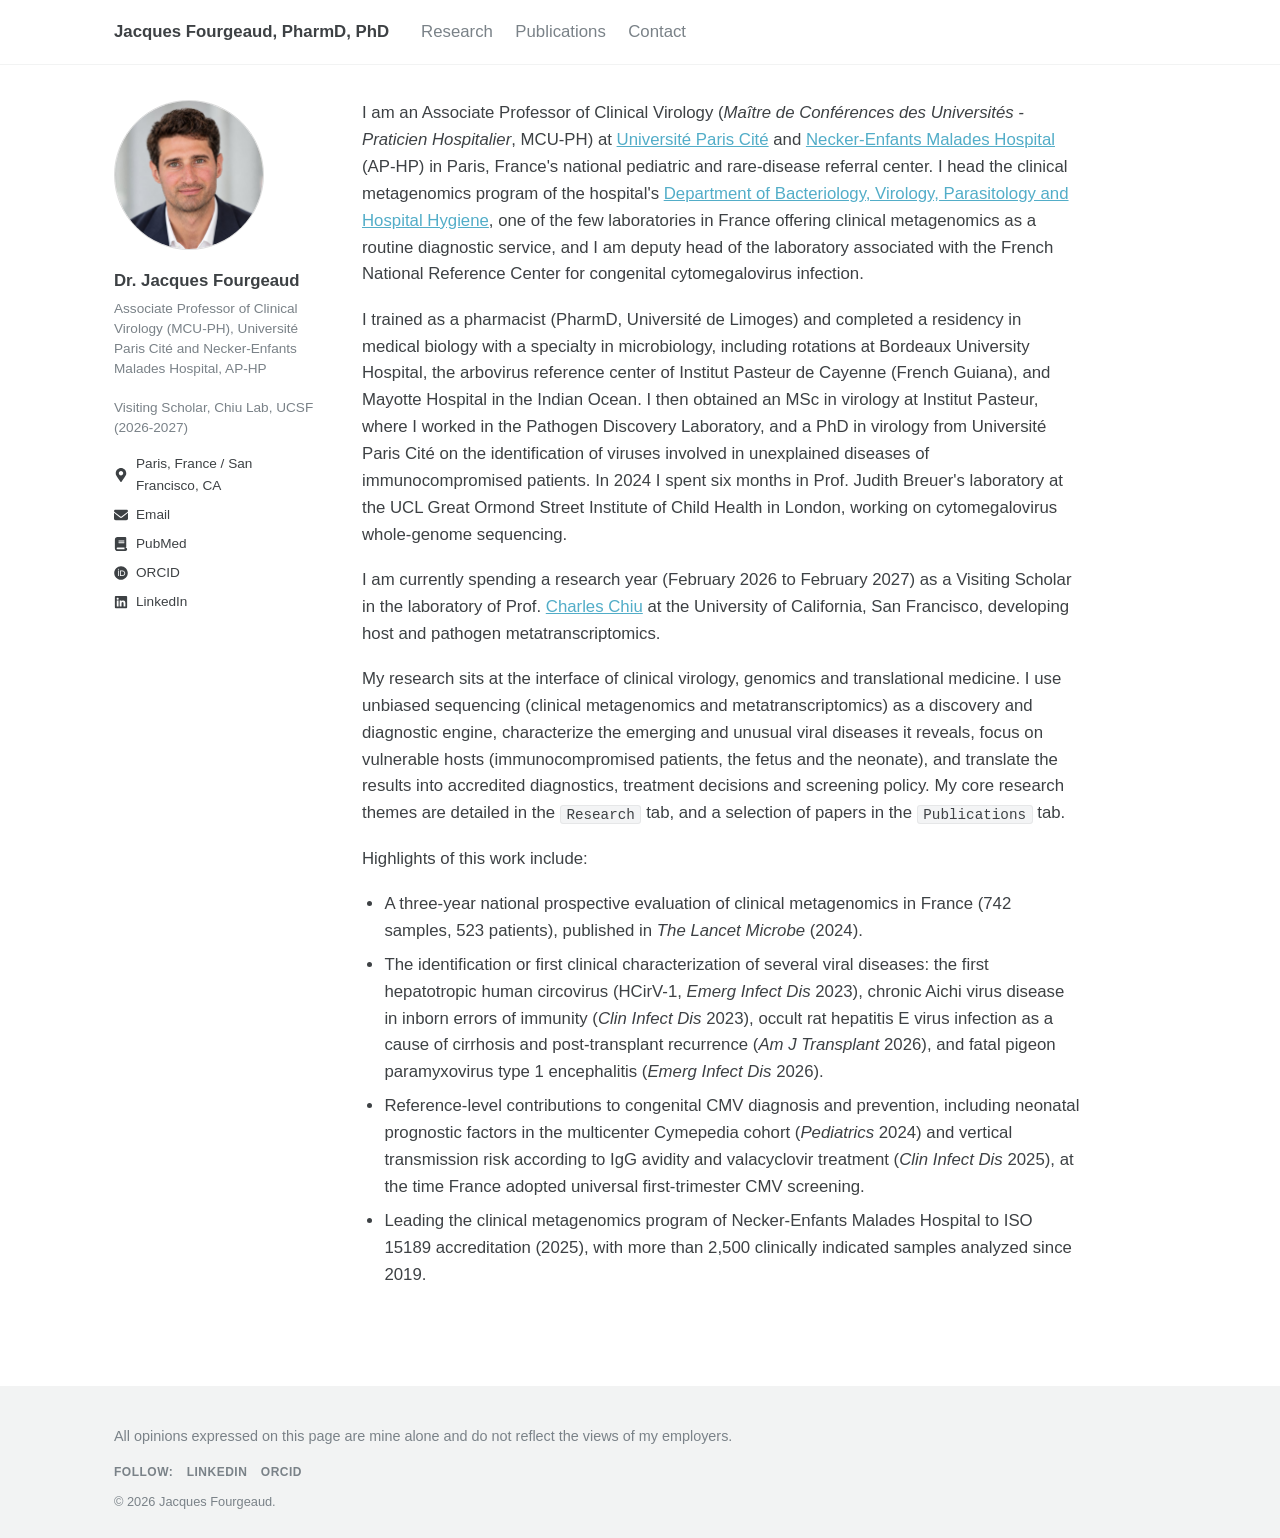
<file: index.html>
<!DOCTYPE html>
<html lang="en">
<head>
<meta charset="utf-8">
<meta name="viewport" content="width=device-width, initial-scale=1">
<title>Jacques Fourgeaud, PharmD, PhD | Clinical virologist, clinical metagenomics and emerging viruses</title>
<meta name="description" content="Jacques Fourgeaud, PharmD, PhD: clinical virologist at Université Paris Cité and Necker-Enfants Malades Hospital (AP-HP), Paris. Clinical metagenomics, emerging viruses, congenital CMV.">
<meta name="author" content="Jacques Fourgeaud">
<link rel="canonical" href="https://jacquesfourgeaud.github.io/">
<meta property="og:type" content="profile">
<meta property="og:site_name" content="Jacques Fourgeaud">
<meta property="og:title" content="Jacques Fourgeaud, PharmD, PhD | Clinical virologist, clinical metagenomics and emerging viruses">
<meta property="og:description" content="Jacques Fourgeaud, PharmD, PhD: clinical virologist at Université Paris Cité and Necker-Enfants Malades Hospital (AP-HP), Paris. Clinical metagenomics, emerging viruses, congenital CMV.">
<meta property="og:url" content="https://jacquesfourgeaud.github.io/">
<meta property="og:image" content="https://jacquesfourgeaud.github.io/assets/profile.jpg">
<meta property="profile:first_name" content="Jacques">
<meta property="profile:last_name" content="Fourgeaud">
<meta name="twitter:card" content="summary">
<script type="application/ld+json">
{
 "@context": "https://schema.org",
 "@type": "ProfilePage",
 "dateModified": "2026-10-28",
 "mainEntity": {
  "@type": "Person",
  "@id": "https://jacquesfourgeaud.github.io/#person",
  "name": "Jacques Fourgeaud",
  "givenName": "Jacques",
  "familyName": "Fourgeaud",
  "honorificPrefix": "Dr.",
  "honorificSuffix": "PharmD, PhD",
  "jobTitle": "Associate Professor of Clinical Virology (MCU-PH)",
  "description": "Clinical virologist specializing in clinical metagenomics, emerging and unusual viral infections, infections in immunocompromised patients, and congenital cytomegalovirus infection.",
  "url": "https://jacquesfourgeaud.github.io/",
  "image": "https://jacquesfourgeaud.github.io/assets/profile.jpg",
  "email": "mailto:jacques.fourgeaud@aphp.fr",
  "worksFor": [
   {
    "@type": "CollegeOrUniversity",
    "name": "Université Paris Cité",
    "url": "https://u-paris.fr/en/"
   },
   {
    "@type": "Hospital",
    "name": "Necker-Enfants Malades Hospital, AP-HP",
    "url": "https://hopital-necker.aphp.fr/",
    "department": {
     "@type": "MedicalOrganization",
     "name": "Department of Bacteriology, Virology, Parasitology and Hospital Hygiene",
     "url": "https://www.aphp.fr/necker-enfants-malades/service-de-bacteriologie-virologie-parasitologie-et-hygiene"
    }
   }
  ],
  "affiliation": [
   {
    "@type": "CollegeOrUniversity",
    "name": "University of California, San Francisco",
    "url": "https://www.ucsf.edu/"
   }
  ],
  "alumniOf": [
   {
    "@type": "CollegeOrUniversity",
    "name": "Université Paris Cité"
   },
   {
    "@type": "CollegeOrUniversity",
    "name": "Université de Limoges"
   },
   {
    "@type": "ResearchOrganization",
    "name": "Institut Pasteur"
   }
  ],
  "knowsAbout": [
   "Clinical virology",
   "Clinical metagenomics",
   "Metagenomic next-generation sequencing (mNGS)",
   "Metatranscriptomics",
   "Pathogen discovery",
   "Emerging viral infections",
   "Viral infections in immunocompromised patients",
   "Congenital cytomegalovirus (CMV) infection",
   "Prenatal diagnosis of viral infections",
   "Viral genomics",
   "One Health"
  ],
  "knowsLanguage": [
   "fr",
   "en"
  ],
  "identifier": {
   "@type": "PropertyValue",
   "propertyID": "ORCID",
   "value": "0000-0003-3631-184X"
  },
  "sameAs": [
   "https://orcid.org/0000-0003-3631-184X",
   "https://www.linkedin.com/in/jacques-fourgeaud-46b494244",
   "https://pubmed.ncbi.nlm.nih.gov/?term=Fourgeaud%2C+J%5BAuthor%5D"
  ]
 }
}
</script>
<link rel="stylesheet" href="assets/style.css">
</head>
<body>
<header class="masthead"><div class="inner">
  <a class="site-title" href="index.html">Jacques Fourgeaud, PharmD, PhD</a>
  <nav><a href="research.html">Research</a><a href="publications.html">Publications</a><a href="contact.html">Contact</a></nav>
</div></header>
<div class="wrap">

<aside class="sidebar">
  <img src="assets/profile.jpg" alt="Portrait of Jacques Fourgeaud, clinical virologist" class="avatar" width="150" height="150">
  <h2>Dr. Jacques Fourgeaud</h2>
  <p class="role">Associate Professor of Clinical Virology (MCU-PH), Université Paris Cité and Necker-Enfants Malades Hospital, AP-HP<br><br>Visiting Scholar, Chiu Lab, UCSF (2026-2027)</p>
  <ul>
    <li><svg viewBox="0 0 384 512"><path d="M172.3 501.7C27 291 0 269.4 0 192 0 86 86 0 192 0s192 86 192 192c0 77.4-27 99-172.3 309.7-9.5 13.8-29.9 13.8-39.5 0zM192 272c44.2 0 80-35.8 80-80s-35.8-80-80-80-80 35.8-80 80 35.8 80 80 80z"/></svg> Paris, France / San Francisco, CA</li>
    <li><svg viewBox="0 0 512 512"><path d="M48 64C21.5 64 0 85.5 0 112c0 15.1 7.1 29.3 19.2 38.4L236.8 313.6c11.4 8.5 27 8.5 38.4 0L492.8 150.4c12.1-9.1 19.2-23.3 19.2-38.4 0-26.5-21.5-48-48-48H48zM0 176V384c0 35.3 28.7 64 64 64H448c35.3 0 64-28.7 64-64V176L294.4 350.4c-22.8 17.1-54 17.1-76.8 0L0 176z"/></svg> <a href="mailto:jacques.fourgeaud@aphp.fr">Email</a></li>
    <li><svg viewBox="0 0 448 512"><path d="M96 0C43 0 0 43 0 96V416c0 53 43 96 96 96H384c35.3 0 64-28.7 64-64s-28.7-64-64-64V384c17.7 0 32-14.3 32-32V32c0-17.7-14.3-32-32-32H96zm0 384H352v64H96c-17.7 0-32-14.3-32-32s14.3-32 32-32zm32-240c0-8.8 7.2-16 16-16H336c8.8 0 16 7.2 16 16s-7.2 16-16 16H144c-8.8 0-16-7.2-16-16zm16 48H336c8.8 0 16 7.2 16 16s-7.2 16-16 16H144c-8.8 0-16-7.2-16-16s7.2-16 16-16z"/></svg> <a href="https://pubmed.ncbi.nlm.nih.gov/?term=Fourgeaud%2C+J%5BAuthor%5D&filter=years.2019-2026&sort=date" target="_blank" rel="noopener">PubMed</a></li>
    <li><svg viewBox="0 0 512 512"><path d="M294.75 188.19h-45.92V342h47.47c67.62 0 83.12-51.34 83.12-76.91 0-41.64-26.54-76.9-84.67-76.9zM256 8C119 8 8 119 8 256s111 248 248 248 248-111 248-248S393 8 256 8zm-80.79 360.76h-29.84v-207.5h29.84zm-14.92-231.14a19.57 19.57 0 1 1 19.57-19.57 19.64 19.64 0 0 1-19.57 19.57zM300 369h-81V161.26h80.6c76.73 0 110.44 54.83 110.44 103.85C410 318.39 368.38 369 300 369z"/></svg> <a href="https://orcid.org/0000-0003-3631-184X" target="_blank" rel="noopener">ORCID</a></li>
    <li><svg viewBox="0 0 448 512"><path d="M416 32H31.9C14.3 32 0 46.5 0 64.3v383.4C0 465.5 14.3 480 31.9 480H416c17.6 0 32-14.5 32-32.3V64.3c0-17.8-14.4-32.3-32-32.3zM135.4 416H69V202.2h66.5V416zm-33.2-243c-21.3 0-38.5-17.3-38.5-38.5S80.9 96 102.2 96c21.2 0 38.5 17.3 38.5 38.5 0 21.3-17.2 38.5-38.5 38.5zm282.1 243h-66.4V312c0-24.8-.5-56.7-34.5-56.7-34.6 0-39.9 27-39.9 54.9V416h-66.4V202.2h63.7v29.2h.9c8.9-16.8 30.6-34.5 62.9-34.5 67.2 0 79.7 44.3 79.7 101.9V416z"/></svg> <a href="https://www.linkedin.com/in/jacques-fourgeaud-46b494244" target="_blank" rel="noopener">LinkedIn</a></li>
  </ul>
</aside>

<main>

<p>I am an Associate Professor of Clinical Virology (<em>Maître de Conférences des Universités - Praticien Hospitalier</em>, MCU-PH) at <a href="https://u-paris.fr/en/" target="_blank" rel="noopener">Université Paris Cité</a> and <a href="https://hopital-necker.aphp.fr/" target="_blank" rel="noopener">Necker-Enfants Malades Hospital</a> (AP-HP) in Paris, France's national pediatric and rare-disease referral center. I head the clinical metagenomics program of the hospital's <a href="https://www.aphp.fr/necker-enfants-malades/service-de-bacteriologie-virologie-parasitologie-et-hygiene" target="_blank" rel="noopener">Department of Bacteriology, Virology, Parasitology and Hospital Hygiene</a>, one of the few laboratories in France offering clinical metagenomics as a routine diagnostic service, and I am deputy head of the laboratory associated with the French National Reference Center for congenital cytomegalovirus infection.</p>

<p>I trained as a pharmacist (PharmD, Université de Limoges) and completed a residency in medical biology with a specialty in microbiology, including rotations at Bordeaux University Hospital, the arbovirus reference center of Institut Pasteur de Cayenne (French Guiana), and Mayotte Hospital in the Indian Ocean. I then obtained an MSc in virology at Institut Pasteur, where I worked in the Pathogen Discovery Laboratory, and a PhD in virology from Université Paris Cité on the identification of viruses involved in unexplained diseases of immunocompromised patients. In 2024 I spent six months in Prof. Judith Breuer's laboratory at the UCL Great Ormond Street Institute of Child Health in London, working on cytomegalovirus whole-genome sequencing.</p>

<p>I am currently spending a research year (February 2026 to February 2027) as a Visiting Scholar in the laboratory of Prof. <a href="https://chiulab.ucsf.edu/" target="_blank" rel="noopener">Charles Chiu</a> at the University of California, San Francisco, developing host and pathogen metatranscriptomics.</p>

<p>My research sits at the interface of clinical virology, genomics and translational medicine. I use unbiased sequencing (clinical metagenomics and metatranscriptomics) as a discovery and diagnostic engine, characterize the emerging and unusual viral diseases it reveals, focus on vulnerable hosts (immunocompromised patients, the fetus and the neonate), and translate the results into accredited diagnostics, treatment decisions and screening policy. My core research themes are detailed in the <code>Research</code> tab, and a selection of papers in the <code>Publications</code> tab.</p>

<p>Highlights of this work include:</p>
<ul>
  <li>A three-year national prospective evaluation of clinical metagenomics in France (742 samples, 523 patients), published in <em>The Lancet Microbe</em> (2024).</li>
  <li>The identification or first clinical characterization of several viral diseases: the first hepatotropic human circovirus (HCirV-1, <em>Emerg Infect Dis</em> 2023), chronic Aichi virus disease in inborn errors of immunity (<em>Clin Infect Dis</em> 2023), occult rat hepatitis E virus infection as a cause of cirrhosis and post-transplant recurrence (<em>Am J Transplant</em> 2026), and fatal pigeon paramyxovirus type 1 encephalitis (<em>Emerg Infect Dis</em> 2026).</li>
  <li>Reference-level contributions to congenital CMV diagnosis and prevention, including neonatal prognostic factors in the multicenter Cymepedia cohort (<em>Pediatrics</em> 2024) and vertical transmission risk according to IgG avidity and valacyclovir treatment (<em>Clin Infect Dis</em> 2025), at the time France adopted universal first-trimester CMV screening.</li>
  <li>Leading the clinical metagenomics program of Necker-Enfants Malades Hospital to ISO 15189 accreditation (2025), with more than 2,500 clinically indicated samples analyzed since 2019.</li>
</ul>


</main>
</div>
<footer><div class="inner">
  <p>All opinions expressed on this page are mine alone and do not reflect the views of my employers.</p>
  <p class="follow">Follow: <a href="https://www.linkedin.com/in/jacques-fourgeaud-46b494244">LinkedIn</a> <a href="https://orcid.org/0000-0003-3631-184X">ORCID</a></p>
  <p class="copy">&copy; 2026 Jacques Fourgeaud.</p>
</div></footer>
</body>
</html>
</file>
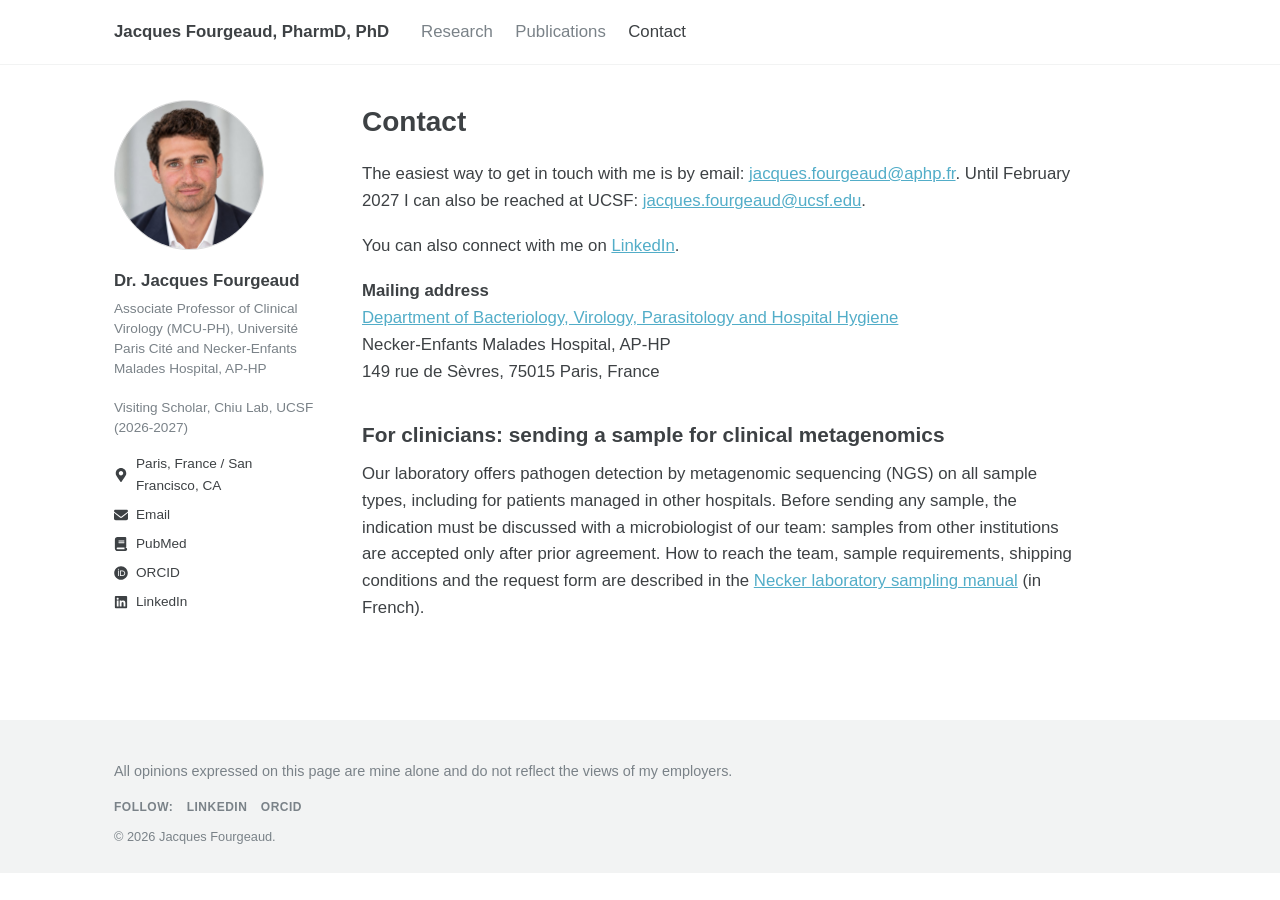
<file: contact.html>
<!DOCTYPE html>
<html lang="en">
<head>
<meta charset="utf-8">
<meta name="viewport" content="width=device-width, initial-scale=1">
<title>Contact | Jacques Fourgeaud, clinical virologist</title>
<meta name="description" content="Contact Jacques Fourgeaud, clinical virologist at Necker-Enfants Malades Hospital (AP-HP) and Université Paris Cité.">
<meta name="author" content="Jacques Fourgeaud">
<link rel="canonical" href="https://jacquesfourgeaud.github.io/contact.html">
<meta property="og:type" content="profile">
<meta property="og:site_name" content="Jacques Fourgeaud">
<meta property="og:title" content="Contact | Jacques Fourgeaud, clinical virologist">
<meta property="og:description" content="Contact Jacques Fourgeaud, clinical virologist at Necker-Enfants Malades Hospital (AP-HP) and Université Paris Cité.">
<meta property="og:url" content="https://jacquesfourgeaud.github.io/contact.html">
<meta property="og:image" content="https://jacquesfourgeaud.github.io/assets/profile.jpg">
<meta property="profile:first_name" content="Jacques">
<meta property="profile:last_name" content="Fourgeaud">
<meta name="twitter:card" content="summary">
<script type="application/ld+json">
{
 "@context": "https://schema.org",
 "@type": "WebPage",
 "about": {
  "@id": "https://jacquesfourgeaud.github.io/#person"
 },
 "author": {
  "@id": "https://jacquesfourgeaud.github.io/#person"
 }
}
</script>
<link rel="stylesheet" href="assets/style.css">
</head>
<body>
<header class="masthead"><div class="inner">
  <a class="site-title" href="index.html">Jacques Fourgeaud, PharmD, PhD</a>
  <nav><a href="research.html">Research</a><a href="publications.html">Publications</a><a href="contact.html" class="active">Contact</a></nav>
</div></header>
<div class="wrap">

<aside class="sidebar">
  <img src="assets/profile.jpg" alt="Portrait of Jacques Fourgeaud, clinical virologist" class="avatar" width="150" height="150">
  <h2>Dr. Jacques Fourgeaud</h2>
  <p class="role">Associate Professor of Clinical Virology (MCU-PH), Université Paris Cité and Necker-Enfants Malades Hospital, AP-HP<br><br>Visiting Scholar, Chiu Lab, UCSF (2026-2027)</p>
  <ul>
    <li><svg viewBox="0 0 384 512"><path d="M172.3 501.7C27 291 0 269.4 0 192 0 86 86 0 192 0s192 86 192 192c0 77.4-27 99-172.3 309.7-9.5 13.8-29.9 13.8-39.5 0zM192 272c44.2 0 80-35.8 80-80s-35.8-80-80-80-80 35.8-80 80 35.8 80 80 80z"/></svg> Paris, France / San Francisco, CA</li>
    <li><svg viewBox="0 0 512 512"><path d="M48 64C21.5 64 0 85.5 0 112c0 15.1 7.1 29.3 19.2 38.4L236.8 313.6c11.4 8.5 27 8.5 38.4 0L492.8 150.4c12.1-9.1 19.2-23.3 19.2-38.4 0-26.5-21.5-48-48-48H48zM0 176V384c0 35.3 28.7 64 64 64H448c35.3 0 64-28.7 64-64V176L294.4 350.4c-22.8 17.1-54 17.1-76.8 0L0 176z"/></svg> <a href="mailto:jacques.fourgeaud@aphp.fr">Email</a></li>
    <li><svg viewBox="0 0 448 512"><path d="M96 0C43 0 0 43 0 96V416c0 53 43 96 96 96H384c35.3 0 64-28.7 64-64s-28.7-64-64-64V384c17.7 0 32-14.3 32-32V32c0-17.7-14.3-32-32-32H96zm0 384H352v64H96c-17.7 0-32-14.3-32-32s14.3-32 32-32zm32-240c0-8.8 7.2-16 16-16H336c8.8 0 16 7.2 16 16s-7.2 16-16 16H144c-8.8 0-16-7.2-16-16zm16 48H336c8.8 0 16 7.2 16 16s-7.2 16-16 16H144c-8.8 0-16-7.2-16-16s7.2-16 16-16z"/></svg> <a href="https://pubmed.ncbi.nlm.nih.gov/?term=Fourgeaud%2C+J%5BAuthor%5D&filter=years.2019-2026&sort=date" target="_blank" rel="noopener">PubMed</a></li>
    <li><svg viewBox="0 0 512 512"><path d="M294.75 188.19h-45.92V342h47.47c67.62 0 83.12-51.34 83.12-76.91 0-41.64-26.54-76.9-84.67-76.9zM256 8C119 8 8 119 8 256s111 248 248 248 248-111 248-248S393 8 256 8zm-80.79 360.76h-29.84v-207.5h29.84zm-14.92-231.14a19.57 19.57 0 1 1 19.57-19.57 19.64 19.64 0 0 1-19.57 19.57zM300 369h-81V161.26h80.6c76.73 0 110.44 54.83 110.44 103.85C410 318.39 368.38 369 300 369z"/></svg> <a href="https://orcid.org/0000-0003-3631-184X" target="_blank" rel="noopener">ORCID</a></li>
    <li><svg viewBox="0 0 448 512"><path d="M416 32H31.9C14.3 32 0 46.5 0 64.3v383.4C0 465.5 14.3 480 31.9 480H416c17.6 0 32-14.5 32-32.3V64.3c0-17.8-14.4-32.3-32-32.3zM135.4 416H69V202.2h66.5V416zm-33.2-243c-21.3 0-38.5-17.3-38.5-38.5S80.9 96 102.2 96c21.2 0 38.5 17.3 38.5 38.5 0 21.3-17.2 38.5-38.5 38.5zm282.1 243h-66.4V312c0-24.8-.5-56.7-34.5-56.7-34.6 0-39.9 27-39.9 54.9V416h-66.4V202.2h63.7v29.2h.9c8.9-16.8 30.6-34.5 62.9-34.5 67.2 0 79.7 44.3 79.7 101.9V416z"/></svg> <a href="https://www.linkedin.com/in/jacques-fourgeaud-46b494244" target="_blank" rel="noopener">LinkedIn</a></li>
  </ul>
</aside>

<main>

<h1>Contact</h1>
<p>The easiest way to get in touch with me is by email: <a href="mailto:jacques.fourgeaud@aphp.fr">jacques.fourgeaud@aphp.fr</a>. Until February 2027 I can also be reached at UCSF: <a href="mailto:jacques.fourgeaud@ucsf.edu">jacques.fourgeaud@ucsf.edu</a>.</p>
<p>You can also connect with me on <a href="https://www.linkedin.com/in/jacques-fourgeaud-46b494244" target="_blank" rel="noopener">LinkedIn</a>.</p>
<p><strong>Mailing address</strong><br>
<a href="https://www.aphp.fr/necker-enfants-malades/service-de-bacteriologie-virologie-parasitologie-et-hygiene" target="_blank" rel="noopener">Department of Bacteriology, Virology, Parasitology and Hospital Hygiene</a><br>
Necker-Enfants Malades Hospital, AP-HP<br>
149 rue de Sèvres, 75015 Paris, France</p>

<h2>For clinicians: sending a sample for clinical metagenomics</h2>
<p>Our laboratory offers pathogen detection by metagenomic sequencing (NGS) on all sample types, including for patients managed in other hospitals. Before sending any sample, the indication must be discussed with a microbiologist of our team: samples from other institutions are accepted only after prior agreement. How to reach the team, sample requirements, shipping conditions and the request form are described in the <a href="https://nck.manuelprelevement.fr/DetailNew.aspx?id=A2055&amp;redirect=home" target="_blank" rel="noopener">Necker laboratory sampling manual</a> (in French).</p>

</main>
</div>
<footer><div class="inner">
  <p>All opinions expressed on this page are mine alone and do not reflect the views of my employers.</p>
  <p class="follow">Follow: <a href="https://www.linkedin.com/in/jacques-fourgeaud-46b494244">LinkedIn</a> <a href="https://orcid.org/0000-0003-3631-184X">ORCID</a></p>
  <p class="copy">&copy; 2026 Jacques Fourgeaud.</p>
</div></footer>
</body>
</html>
</file>
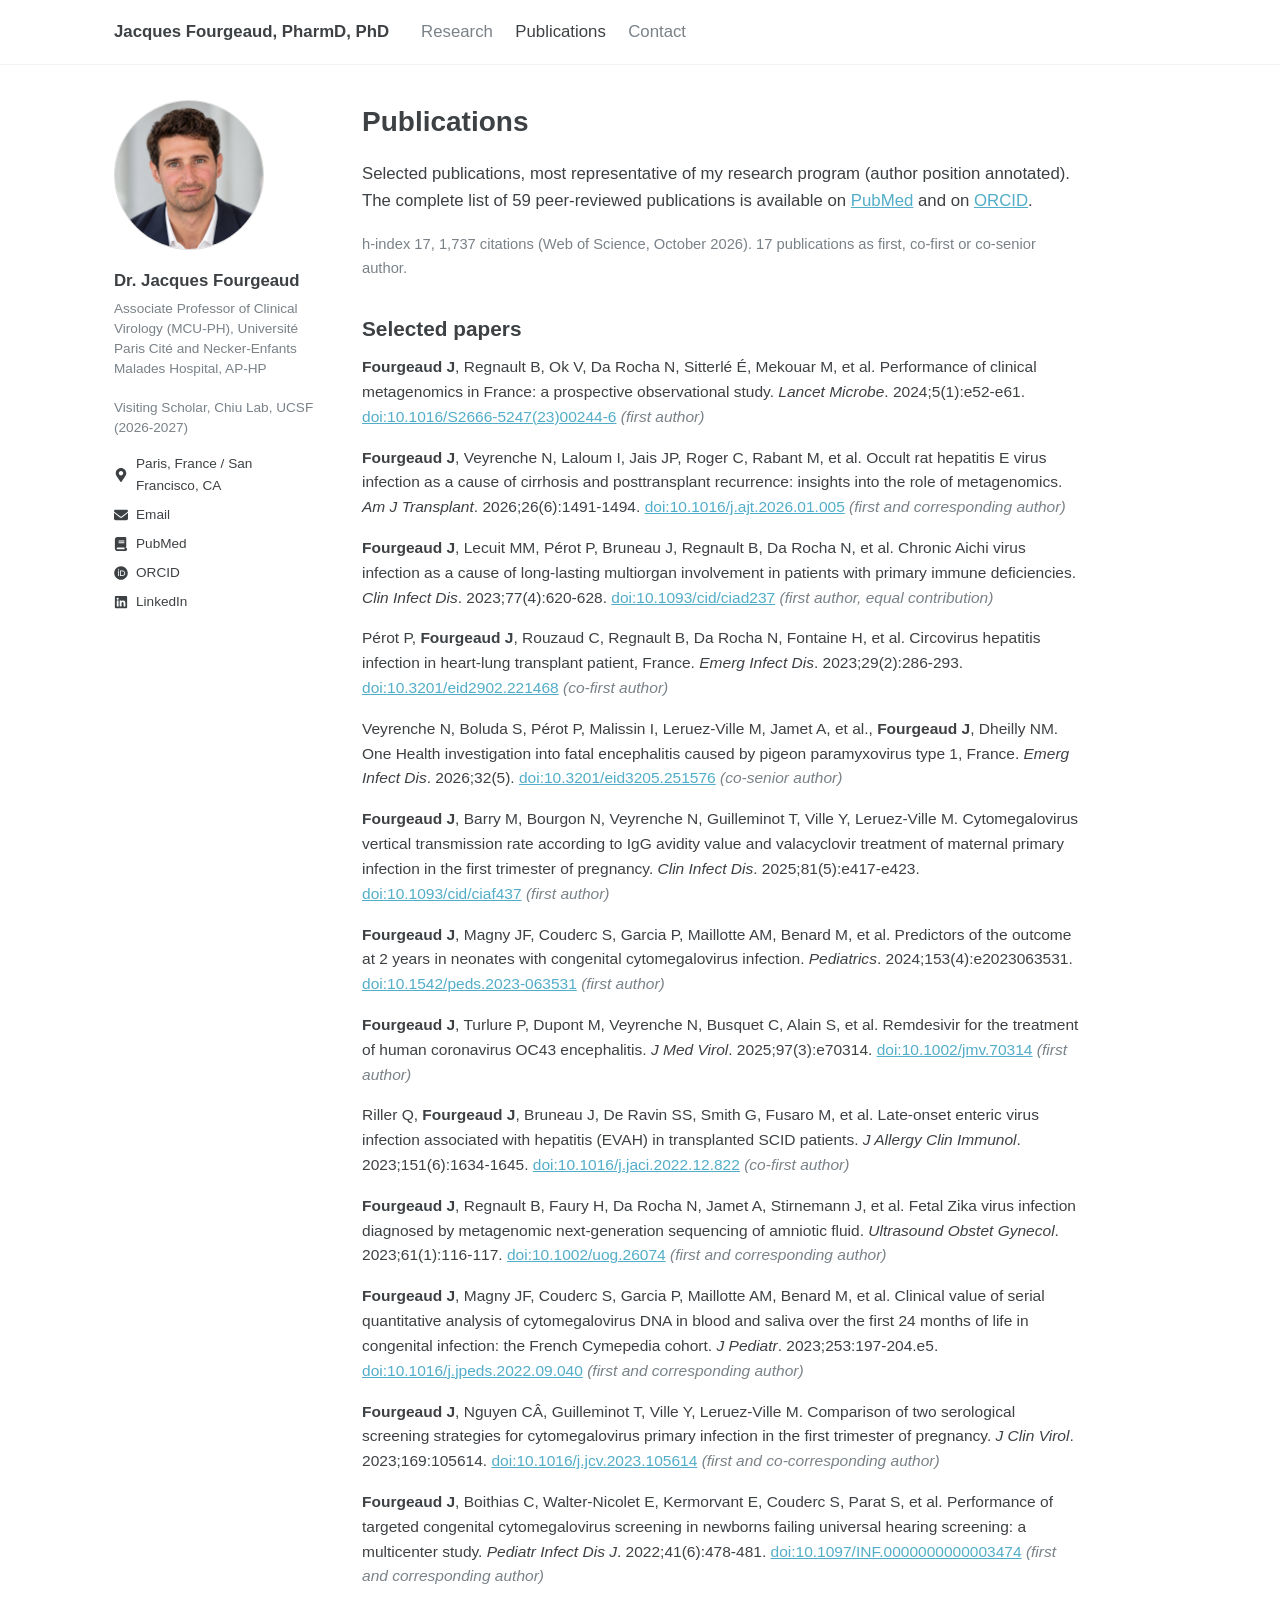
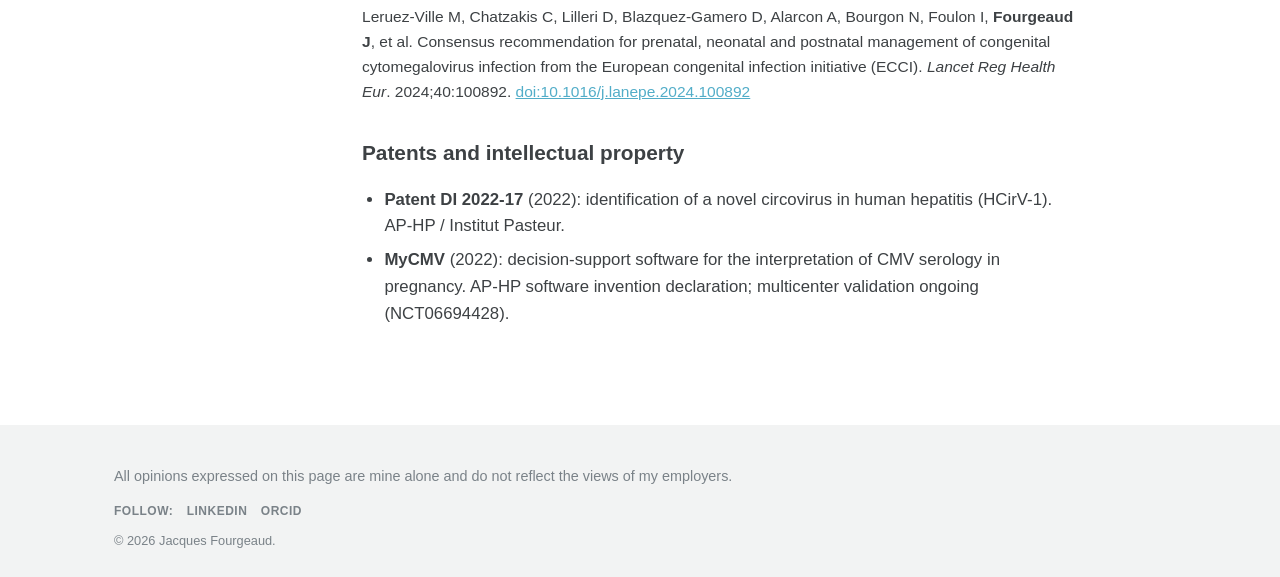
<file: publications.html>
<!DOCTYPE html>
<html lang="en">
<head>
<meta charset="utf-8">
<meta name="viewport" content="width=device-width, initial-scale=1">
<title>Publications | Jacques Fourgeaud, clinical virologist</title>
<meta name="description" content="Selected publications of Jacques Fourgeaud in clinical metagenomics, emerging viral infections and congenital cytomegalovirus infection (Lancet Microbe, Clin Infect Dis, Emerg Infect Dis, Pediatrics).">
<meta name="author" content="Jacques Fourgeaud">
<link rel="canonical" href="https://jacquesfourgeaud.github.io/publications.html">
<meta property="og:type" content="profile">
<meta property="og:site_name" content="Jacques Fourgeaud">
<meta property="og:title" content="Publications | Jacques Fourgeaud, clinical virologist">
<meta property="og:description" content="Selected publications of Jacques Fourgeaud in clinical metagenomics, emerging viral infections and congenital cytomegalovirus infection (Lancet Microbe, Clin Infect Dis, Emerg Infect Dis, Pediatrics).">
<meta property="og:url" content="https://jacquesfourgeaud.github.io/publications.html">
<meta property="og:image" content="https://jacquesfourgeaud.github.io/assets/profile.jpg">
<meta property="profile:first_name" content="Jacques">
<meta property="profile:last_name" content="Fourgeaud">
<meta name="twitter:card" content="summary">
<script type="application/ld+json">
{
 "@context": "https://schema.org",
 "@type": "WebPage",
 "about": {
  "@id": "https://jacquesfourgeaud.github.io/#person"
 },
 "author": {
  "@id": "https://jacquesfourgeaud.github.io/#person"
 }
}
</script>
<link rel="stylesheet" href="assets/style.css">
</head>
<body>
<header class="masthead"><div class="inner">
  <a class="site-title" href="index.html">Jacques Fourgeaud, PharmD, PhD</a>
  <nav><a href="research.html">Research</a><a href="publications.html" class="active">Publications</a><a href="contact.html">Contact</a></nav>
</div></header>
<div class="wrap">

<aside class="sidebar">
  <img src="assets/profile.jpg" alt="Portrait of Jacques Fourgeaud, clinical virologist" class="avatar" width="150" height="150">
  <h2>Dr. Jacques Fourgeaud</h2>
  <p class="role">Associate Professor of Clinical Virology (MCU-PH), Université Paris Cité and Necker-Enfants Malades Hospital, AP-HP<br><br>Visiting Scholar, Chiu Lab, UCSF (2026-2027)</p>
  <ul>
    <li><svg viewBox="0 0 384 512"><path d="M172.3 501.7C27 291 0 269.4 0 192 0 86 86 0 192 0s192 86 192 192c0 77.4-27 99-172.3 309.7-9.5 13.8-29.9 13.8-39.5 0zM192 272c44.2 0 80-35.8 80-80s-35.8-80-80-80-80 35.8-80 80 35.8 80 80 80z"/></svg> Paris, France / San Francisco, CA</li>
    <li><svg viewBox="0 0 512 512"><path d="M48 64C21.5 64 0 85.5 0 112c0 15.1 7.1 29.3 19.2 38.4L236.8 313.6c11.4 8.5 27 8.5 38.4 0L492.8 150.4c12.1-9.1 19.2-23.3 19.2-38.4 0-26.5-21.5-48-48-48H48zM0 176V384c0 35.3 28.7 64 64 64H448c35.3 0 64-28.7 64-64V176L294.4 350.4c-22.8 17.1-54 17.1-76.8 0L0 176z"/></svg> <a href="mailto:jacques.fourgeaud@aphp.fr">Email</a></li>
    <li><svg viewBox="0 0 448 512"><path d="M96 0C43 0 0 43 0 96V416c0 53 43 96 96 96H384c35.3 0 64-28.7 64-64s-28.7-64-64-64V384c17.7 0 32-14.3 32-32V32c0-17.7-14.3-32-32-32H96zm0 384H352v64H96c-17.7 0-32-14.3-32-32s14.3-32 32-32zm32-240c0-8.8 7.2-16 16-16H336c8.8 0 16 7.2 16 16s-7.2 16-16 16H144c-8.8 0-16-7.2-16-16zm16 48H336c8.8 0 16 7.2 16 16s-7.2 16-16 16H144c-8.8 0-16-7.2-16-16s7.2-16 16-16z"/></svg> <a href="https://pubmed.ncbi.nlm.nih.gov/?term=Fourgeaud%2C+J%5BAuthor%5D&filter=years.2019-2026&sort=date" target="_blank" rel="noopener">PubMed</a></li>
    <li><svg viewBox="0 0 512 512"><path d="M294.75 188.19h-45.92V342h47.47c67.62 0 83.12-51.34 83.12-76.91 0-41.64-26.54-76.9-84.67-76.9zM256 8C119 8 8 119 8 256s111 248 248 248 248-111 248-248S393 8 256 8zm-80.79 360.76h-29.84v-207.5h29.84zm-14.92-231.14a19.57 19.57 0 1 1 19.57-19.57 19.64 19.64 0 0 1-19.57 19.57zM300 369h-81V161.26h80.6c76.73 0 110.44 54.83 110.44 103.85C410 318.39 368.38 369 300 369z"/></svg> <a href="https://orcid.org/0000-0003-3631-184X" target="_blank" rel="noopener">ORCID</a></li>
    <li><svg viewBox="0 0 448 512"><path d="M416 32H31.9C14.3 32 0 46.5 0 64.3v383.4C0 465.5 14.3 480 31.9 480H416c17.6 0 32-14.5 32-32.3V64.3c0-17.8-14.4-32.3-32-32.3zM135.4 416H69V202.2h66.5V416zm-33.2-243c-21.3 0-38.5-17.3-38.5-38.5S80.9 96 102.2 96c21.2 0 38.5 17.3 38.5 38.5 0 21.3-17.2 38.5-38.5 38.5zm282.1 243h-66.4V312c0-24.8-.5-56.7-34.5-56.7-34.6 0-39.9 27-39.9 54.9V416h-66.4V202.2h63.7v29.2h.9c8.9-16.8 30.6-34.5 62.9-34.5 67.2 0 79.7 44.3 79.7 101.9V416z"/></svg> <a href="https://www.linkedin.com/in/jacques-fourgeaud-46b494244" target="_blank" rel="noopener">LinkedIn</a></li>
  </ul>
</aside>

<main>

<h1>Publications</h1>
<p>Selected publications, most representative of my research program (author position annotated). The complete list of 59 peer-reviewed publications is available on <a href="https://pubmed.ncbi.nlm.nih.gov/?term=Fourgeaud%2C+J%5BAuthor%5D&filter=years.2019-2026&sort=date" target="_blank" rel="noopener">PubMed</a> and on <a href="https://orcid.org/0000-0003-3631-184X" target="_blank" rel="noopener">ORCID</a>.</p>
<p class="note">h-index 17, 1,737 citations (Web of Science, October 2026). 17 publications as first, co-first or co-senior author.</p>
<h2>Selected papers</h2>
<p class="pub"><span class="me">Fourgeaud J</span>, Regnault B, Ok V, Da Rocha N, Sitterlé É, Mekouar M, et al. Performance of clinical metagenomics in France: a prospective observational study. <em>Lancet Microbe</em>. 2024;5(1):e52-e61. <a href="https://doi.org/10.1016/S2666-5247(23)00244-6" target="_blank" rel="noopener">doi:10.1016/S2666-5247(23)00244-6</a> <span class="role">(first author)</span></p>
<p class="pub"><span class="me">Fourgeaud J</span>, Veyrenche N, Laloum I, Jais JP, Roger C, Rabant M, et al. Occult rat hepatitis E virus infection as a cause of cirrhosis and posttransplant recurrence: insights into the role of metagenomics. <em>Am J Transplant</em>. 2026;26(6):1491-1494. <a href="https://doi.org/10.1016/j.ajt.2026.01.005" target="_blank" rel="noopener">doi:10.1016/j.ajt.2026.01.005</a> <span class="role">(first and corresponding author)</span></p>
<p class="pub"><span class="me">Fourgeaud J</span>, Lecuit MM, Pérot P, Bruneau J, Regnault B, Da Rocha N, et al. Chronic Aichi virus infection as a cause of long-lasting multiorgan involvement in patients with primary immune deficiencies. <em>Clin Infect Dis</em>. 2023;77(4):620-628. <a href="https://doi.org/10.1093/cid/ciad237" target="_blank" rel="noopener">doi:10.1093/cid/ciad237</a> <span class="role">(first author, equal contribution)</span></p>
<p class="pub">Pérot P, <span class="me">Fourgeaud J</span>, Rouzaud C, Regnault B, Da Rocha N, Fontaine H, et al. Circovirus hepatitis infection in heart-lung transplant patient, France. <em>Emerg Infect Dis</em>. 2023;29(2):286-293. <a href="https://doi.org/10.3201/eid2902.221468" target="_blank" rel="noopener">doi:10.3201/eid2902.221468</a> <span class="role">(co-first author)</span></p>
<p class="pub">Veyrenche N, Boluda S, Pérot P, Malissin I, Leruez-Ville M, Jamet A, et al., <span class="me">Fourgeaud J</span>, Dheilly NM. One Health investigation into fatal encephalitis caused by pigeon paramyxovirus type 1, France. <em>Emerg Infect Dis</em>. 2026;32(5). <a href="https://doi.org/10.3201/eid3205.251576" target="_blank" rel="noopener">doi:10.3201/eid3205.251576</a> <span class="role">(co-senior author)</span></p>
<p class="pub"><span class="me">Fourgeaud J</span>, Barry M, Bourgon N, Veyrenche N, Guilleminot T, Ville Y, Leruez-Ville M. Cytomegalovirus vertical transmission rate according to IgG avidity value and valacyclovir treatment of maternal primary infection in the first trimester of pregnancy. <em>Clin Infect Dis</em>. 2025;81(5):e417-e423. <a href="https://doi.org/10.1093/cid/ciaf437" target="_blank" rel="noopener">doi:10.1093/cid/ciaf437</a> <span class="role">(first author)</span></p>
<p class="pub"><span class="me">Fourgeaud J</span>, Magny JF, Couderc S, Garcia P, Maillotte AM, Benard M, et al. Predictors of the outcome at 2 years in neonates with congenital cytomegalovirus infection. <em>Pediatrics</em>. 2024;153(4):e2023063531. <a href="https://doi.org/10.1542/peds.2023-063531" target="_blank" rel="noopener">doi:10.1542/peds.2023-063531</a> <span class="role">(first author)</span></p>
<p class="pub"><span class="me">Fourgeaud J</span>, Turlure P, Dupont M, Veyrenche N, Busquet C, Alain S, et al. Remdesivir for the treatment of human coronavirus OC43 encephalitis. <em>J Med Virol</em>. 2025;97(3):e70314. <a href="https://doi.org/10.1002/jmv.70314" target="_blank" rel="noopener">doi:10.1002/jmv.70314</a> <span class="role">(first author)</span></p>
<p class="pub">Riller Q, <span class="me">Fourgeaud J</span>, Bruneau J, De Ravin SS, Smith G, Fusaro M, et al. Late-onset enteric virus infection associated with hepatitis (EVAH) in transplanted SCID patients. <em>J Allergy Clin Immunol</em>. 2023;151(6):1634-1645. <a href="https://doi.org/10.1016/j.jaci.2022.12.822" target="_blank" rel="noopener">doi:10.1016/j.jaci.2022.12.822</a> <span class="role">(co-first author)</span></p>
<p class="pub"><span class="me">Fourgeaud J</span>, Regnault B, Faury H, Da Rocha N, Jamet A, Stirnemann J, et al. Fetal Zika virus infection diagnosed by metagenomic next-generation sequencing of amniotic fluid. <em>Ultrasound Obstet Gynecol</em>. 2023;61(1):116-117. <a href="https://doi.org/10.1002/uog.26074" target="_blank" rel="noopener">doi:10.1002/uog.26074</a> <span class="role">(first and corresponding author)</span></p>
<p class="pub"><span class="me">Fourgeaud J</span>, Magny JF, Couderc S, Garcia P, Maillotte AM, Benard M, et al. Clinical value of serial quantitative analysis of cytomegalovirus DNA in blood and saliva over the first 24 months of life in congenital infection: the French Cymepedia cohort. <em>J Pediatr</em>. 2023;253:197-204.e5. <a href="https://doi.org/10.1016/j.jpeds.2022.09.040" target="_blank" rel="noopener">doi:10.1016/j.jpeds.2022.09.040</a> <span class="role">(first and corresponding author)</span></p>
<p class="pub"><span class="me">Fourgeaud J</span>, Nguyen CÂ, Guilleminot T, Ville Y, Leruez-Ville M. Comparison of two serological screening strategies for cytomegalovirus primary infection in the first trimester of pregnancy. <em>J Clin Virol</em>. 2023;169:105614. <a href="https://doi.org/10.1016/j.jcv.2023.105614" target="_blank" rel="noopener">doi:10.1016/j.jcv.2023.105614</a> <span class="role">(first and co-corresponding author)</span></p>
<p class="pub"><span class="me">Fourgeaud J</span>, Boithias C, Walter-Nicolet E, Kermorvant E, Couderc S, Parat S, et al. Performance of targeted congenital cytomegalovirus screening in newborns failing universal hearing screening: a multicenter study. <em>Pediatr Infect Dis J</em>. 2022;41(6):478-481. <a href="https://doi.org/10.1097/INF.0000000000003474" target="_blank" rel="noopener">doi:10.1097/INF.0000000000003474</a> <span class="role">(first and corresponding author)</span></p>
<p class="pub">Leruez-Ville M, Chatzakis C, Lilleri D, Blazquez-Gamero D, Alarcon A, Bourgon N, Foulon I, <span class="me">Fourgeaud J</span>, et al. Consensus recommendation for prenatal, neonatal and postnatal management of congenital cytomegalovirus infection from the European congenital infection initiative (ECCI). <em>Lancet Reg Health Eur</em>. 2024;40:100892. <a href="https://doi.org/10.1016/j.lanepe.2024.100892" target="_blank" rel="noopener">doi:10.1016/j.lanepe.2024.100892</a></p>
<h2>Patents and intellectual property</h2>
<ul>
  <li><strong>Patent DI 2022-17</strong> (2022): identification of a novel circovirus in human hepatitis (HCirV-1). AP-HP / Institut Pasteur.</li>
  <li><strong>MyCMV</strong> (2022): decision-support software for the interpretation of CMV serology in pregnancy. AP-HP software invention declaration; multicenter validation ongoing (NCT06694428).</li>
</ul>

</main>
</div>
<footer><div class="inner">
  <p>All opinions expressed on this page are mine alone and do not reflect the views of my employers.</p>
  <p class="follow">Follow: <a href="https://www.linkedin.com/in/jacques-fourgeaud-46b494244">LinkedIn</a> <a href="https://orcid.org/0000-0003-3631-184X">ORCID</a></p>
  <p class="copy">&copy; 2026 Jacques Fourgeaud.</p>
</div></footer>
</body>
</html>
</file>
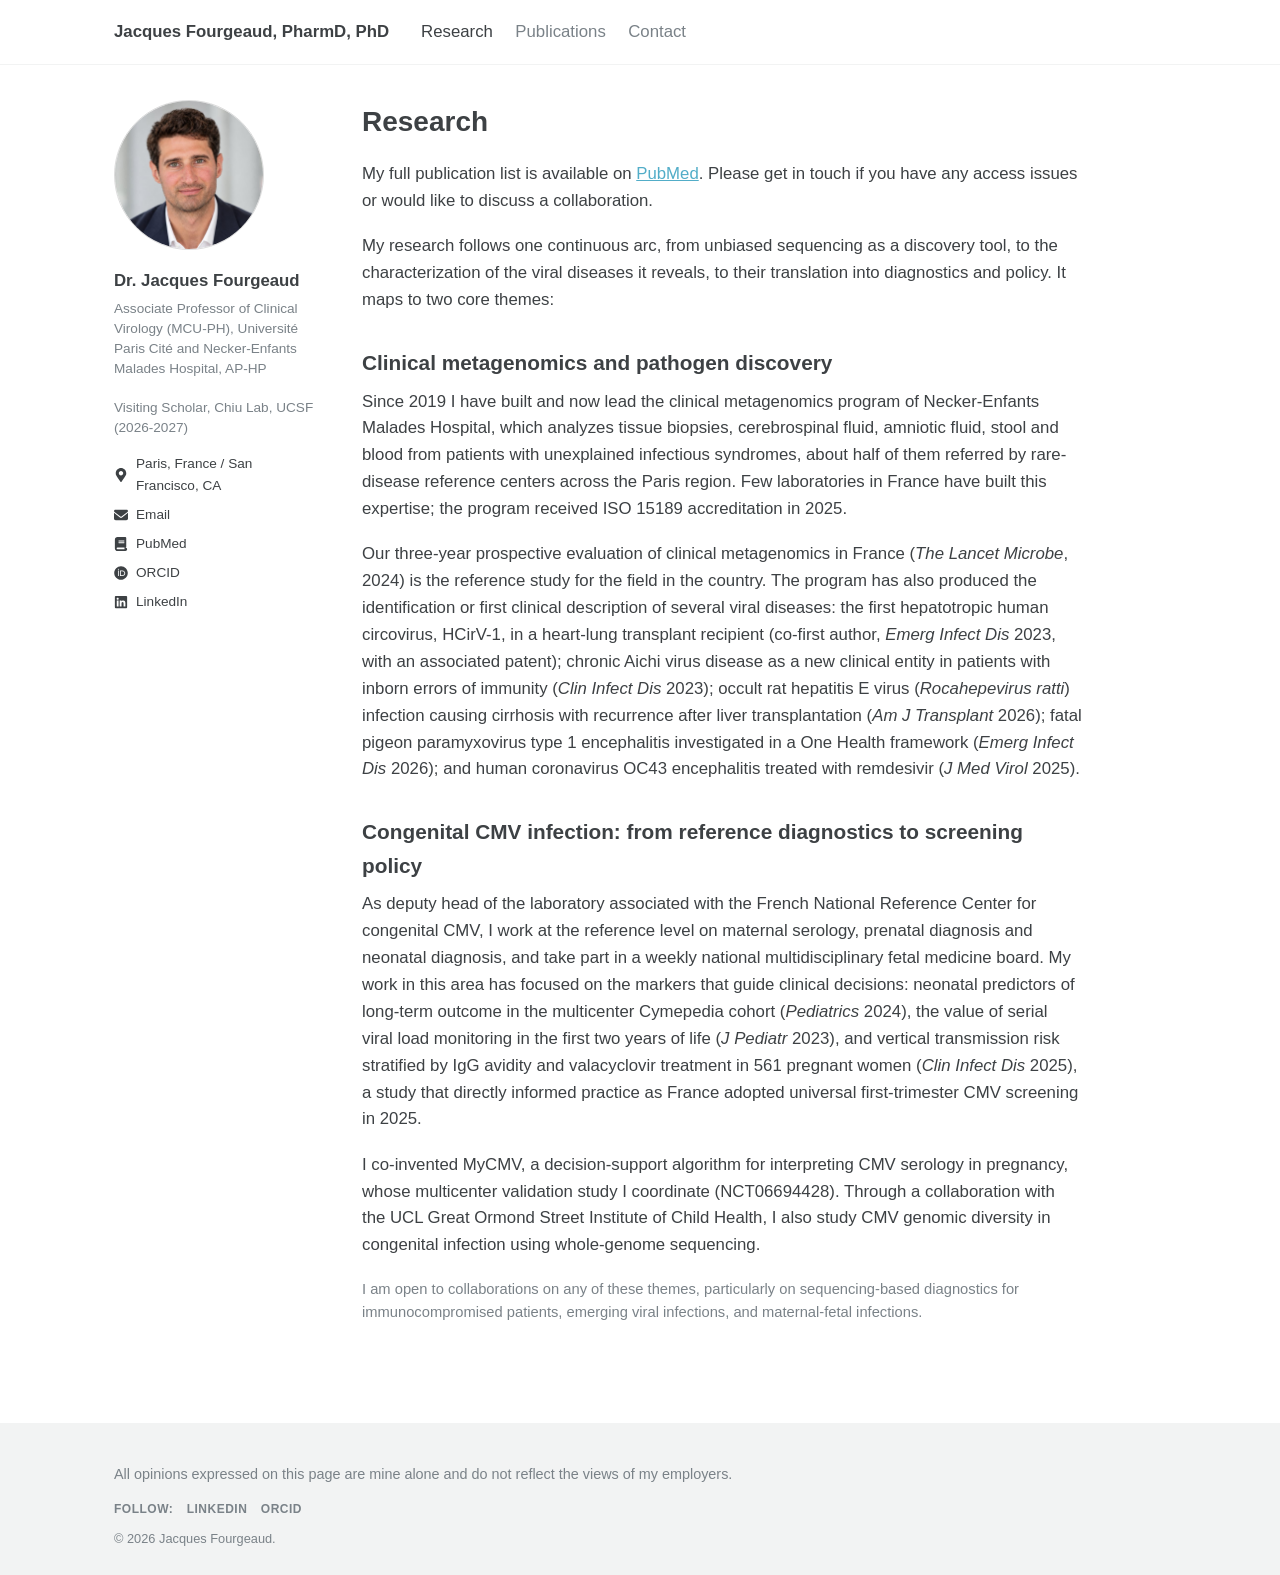
<file: research.html>
<!DOCTYPE html>
<html lang="en">
<head>
<meta charset="utf-8">
<meta name="viewport" content="width=device-width, initial-scale=1">
<title>Research | Jacques Fourgeaud, clinical virologist</title>
<meta name="description" content="Research of Jacques Fourgeaud: clinical metagenomics and pathogen discovery, emerging viral diseases, and congenital CMV infection from reference diagnostics to screening policy.">
<meta name="author" content="Jacques Fourgeaud">
<link rel="canonical" href="https://jacquesfourgeaud.github.io/research.html">
<meta property="og:type" content="profile">
<meta property="og:site_name" content="Jacques Fourgeaud">
<meta property="og:title" content="Research | Jacques Fourgeaud, clinical virologist">
<meta property="og:description" content="Research of Jacques Fourgeaud: clinical metagenomics and pathogen discovery, emerging viral diseases, and congenital CMV infection from reference diagnostics to screening policy.">
<meta property="og:url" content="https://jacquesfourgeaud.github.io/research.html">
<meta property="og:image" content="https://jacquesfourgeaud.github.io/assets/profile.jpg">
<meta property="profile:first_name" content="Jacques">
<meta property="profile:last_name" content="Fourgeaud">
<meta name="twitter:card" content="summary">
<script type="application/ld+json">
{
 "@context": "https://schema.org",
 "@type": "WebPage",
 "about": {
  "@id": "https://jacquesfourgeaud.github.io/#person"
 },
 "author": {
  "@id": "https://jacquesfourgeaud.github.io/#person"
 }
}
</script>
<link rel="stylesheet" href="assets/style.css">
</head>
<body>
<header class="masthead"><div class="inner">
  <a class="site-title" href="index.html">Jacques Fourgeaud, PharmD, PhD</a>
  <nav><a href="research.html" class="active">Research</a><a href="publications.html">Publications</a><a href="contact.html">Contact</a></nav>
</div></header>
<div class="wrap">

<aside class="sidebar">
  <img src="assets/profile.jpg" alt="Portrait of Jacques Fourgeaud, clinical virologist" class="avatar" width="150" height="150">
  <h2>Dr. Jacques Fourgeaud</h2>
  <p class="role">Associate Professor of Clinical Virology (MCU-PH), Université Paris Cité and Necker-Enfants Malades Hospital, AP-HP<br><br>Visiting Scholar, Chiu Lab, UCSF (2026-2027)</p>
  <ul>
    <li><svg viewBox="0 0 384 512"><path d="M172.3 501.7C27 291 0 269.4 0 192 0 86 86 0 192 0s192 86 192 192c0 77.4-27 99-172.3 309.7-9.5 13.8-29.9 13.8-39.5 0zM192 272c44.2 0 80-35.8 80-80s-35.8-80-80-80-80 35.8-80 80 35.8 80 80 80z"/></svg> Paris, France / San Francisco, CA</li>
    <li><svg viewBox="0 0 512 512"><path d="M48 64C21.5 64 0 85.5 0 112c0 15.1 7.1 29.3 19.2 38.4L236.8 313.6c11.4 8.5 27 8.5 38.4 0L492.8 150.4c12.1-9.1 19.2-23.3 19.2-38.4 0-26.5-21.5-48-48-48H48zM0 176V384c0 35.3 28.7 64 64 64H448c35.3 0 64-28.7 64-64V176L294.4 350.4c-22.8 17.1-54 17.1-76.8 0L0 176z"/></svg> <a href="mailto:jacques.fourgeaud@aphp.fr">Email</a></li>
    <li><svg viewBox="0 0 448 512"><path d="M96 0C43 0 0 43 0 96V416c0 53 43 96 96 96H384c35.3 0 64-28.7 64-64s-28.7-64-64-64V384c17.7 0 32-14.3 32-32V32c0-17.7-14.3-32-32-32H96zm0 384H352v64H96c-17.7 0-32-14.3-32-32s14.3-32 32-32zm32-240c0-8.8 7.2-16 16-16H336c8.8 0 16 7.2 16 16s-7.2 16-16 16H144c-8.8 0-16-7.2-16-16zm16 48H336c8.8 0 16 7.2 16 16s-7.2 16-16 16H144c-8.8 0-16-7.2-16-16s7.2-16 16-16z"/></svg> <a href="https://pubmed.ncbi.nlm.nih.gov/?term=Fourgeaud%2C+J%5BAuthor%5D&filter=years.2019-2026&sort=date" target="_blank" rel="noopener">PubMed</a></li>
    <li><svg viewBox="0 0 512 512"><path d="M294.75 188.19h-45.92V342h47.47c67.62 0 83.12-51.34 83.12-76.91 0-41.64-26.54-76.9-84.67-76.9zM256 8C119 8 8 119 8 256s111 248 248 248 248-111 248-248S393 8 256 8zm-80.79 360.76h-29.84v-207.5h29.84zm-14.92-231.14a19.57 19.57 0 1 1 19.57-19.57 19.64 19.64 0 0 1-19.57 19.57zM300 369h-81V161.26h80.6c76.73 0 110.44 54.83 110.44 103.85C410 318.39 368.38 369 300 369z"/></svg> <a href="https://orcid.org/0000-0003-3631-184X" target="_blank" rel="noopener">ORCID</a></li>
    <li><svg viewBox="0 0 448 512"><path d="M416 32H31.9C14.3 32 0 46.5 0 64.3v383.4C0 465.5 14.3 480 31.9 480H416c17.6 0 32-14.5 32-32.3V64.3c0-17.8-14.4-32.3-32-32.3zM135.4 416H69V202.2h66.5V416zm-33.2-243c-21.3 0-38.5-17.3-38.5-38.5S80.9 96 102.2 96c21.2 0 38.5 17.3 38.5 38.5 0 21.3-17.2 38.5-38.5 38.5zm282.1 243h-66.4V312c0-24.8-.5-56.7-34.5-56.7-34.6 0-39.9 27-39.9 54.9V416h-66.4V202.2h63.7v29.2h.9c8.9-16.8 30.6-34.5 62.9-34.5 67.2 0 79.7 44.3 79.7 101.9V416z"/></svg> <a href="https://www.linkedin.com/in/jacques-fourgeaud-46b494244" target="_blank" rel="noopener">LinkedIn</a></li>
  </ul>
</aside>

<main>

<h1>Research</h1>
<p>My full publication list is available on <a href="https://pubmed.ncbi.nlm.nih.gov/?term=Fourgeaud%2C+J%5BAuthor%5D&filter=years.2019-2026&sort=date" target="_blank" rel="noopener">PubMed</a>. Please get in touch if you have any access issues or would like to discuss a collaboration.</p>
<p>My research follows one continuous arc, from unbiased sequencing as a discovery tool, to the characterization of the viral diseases it reveals, to their translation into diagnostics and policy. It maps to two core themes:</p>

<h2>Clinical metagenomics and pathogen discovery</h2>
<p>Since 2019 I have built and now lead the clinical metagenomics program of Necker-Enfants Malades Hospital, which analyzes tissue biopsies, cerebrospinal fluid, amniotic fluid, stool and blood from patients with unexplained infectious syndromes, about half of them referred by rare-disease reference centers across the Paris region. Few laboratories in France have built this expertise; the program received ISO 15189 accreditation in 2025.</p>
<p>Our three-year prospective evaluation of clinical metagenomics in France (<em>The Lancet Microbe</em>, 2024) is the reference study for the field in the country. The program has also produced the identification or first clinical description of several viral diseases: the first hepatotropic human circovirus, HCirV-1, in a heart-lung transplant recipient (co-first author, <em>Emerg Infect Dis</em> 2023, with an associated patent); chronic Aichi virus disease as a new clinical entity in patients with inborn errors of immunity (<em>Clin Infect Dis</em> 2023); occult rat hepatitis E virus (<em>Rocahepevirus ratti</em>) infection causing cirrhosis with recurrence after liver transplantation (<em>Am J Transplant</em> 2026); fatal pigeon paramyxovirus type 1 encephalitis investigated in a One Health framework (<em>Emerg Infect Dis</em> 2026); and human coronavirus OC43 encephalitis treated with remdesivir (<em>J Med Virol</em> 2025).</p>

<h2>Congenital CMV infection: from reference diagnostics to screening policy</h2>
<p>As deputy head of the laboratory associated with the French National Reference Center for congenital CMV, I work at the reference level on maternal serology, prenatal diagnosis and neonatal diagnosis, and take part in a weekly national multidisciplinary fetal medicine board. My work in this area has focused on the markers that guide clinical decisions: neonatal predictors of long-term outcome in the multicenter Cymepedia cohort (<em>Pediatrics</em> 2024), the value of serial viral load monitoring in the first two years of life (<em>J Pediatr</em> 2023), and vertical transmission risk stratified by IgG avidity and valacyclovir treatment in 561 pregnant women (<em>Clin Infect Dis</em> 2025), a study that directly informed practice as France adopted universal first-trimester CMV screening in 2025.</p>
<p>I co-invented MyCMV, a decision-support algorithm for interpreting CMV serology in pregnancy, whose multicenter validation study I coordinate (NCT06694428). Through a collaboration with the UCL Great Ormond Street Institute of Child Health, I also study CMV genomic diversity in congenital infection using whole-genome sequencing.</p>

<p class="note">I am open to collaborations on any of these themes, particularly on sequencing-based diagnostics for immunocompromised patients, emerging viral infections, and maternal-fetal infections.</p>

</main>
</div>
<footer><div class="inner">
  <p>All opinions expressed on this page are mine alone and do not reflect the views of my employers.</p>
  <p class="follow">Follow: <a href="https://www.linkedin.com/in/jacques-fourgeaud-46b494244">LinkedIn</a> <a href="https://orcid.org/0000-0003-3631-184X">ORCID</a></p>
  <p class="copy">&copy; 2026 Jacques Fourgeaud.</p>
</div></footer>
</body>
</html>
</file>
<file: assets/style.css>
/* Minimal academic style inspired by AcademicPages / Minimal Mistakes */
:root{--text:#3d4144;--muted:#7a8288;--link:#52adc8;--rule:#f2f3f3;--footer:#f2f3f3;--max:1100px}
*{box-sizing:border-box}
html{font-size:16px}
body{margin:0;font-family:-apple-system,BlinkMacSystemFont,"Helvetica Neue",Helvetica,Arial,sans-serif;color:var(--text);line-height:1.6;background:#fff}
a{color:var(--link);text-decoration:underline}
a:hover{color:#3a8ba3}
.masthead{border-bottom:1px solid var(--rule);background:#fff;position:sticky;top:0;z-index:5}
.masthead .inner{max-width:var(--max);margin:0 auto;padding:0 1.5rem;display:flex;align-items:center;height:64px;gap:2rem}
.masthead .site-title{font-weight:700;color:var(--text);text-decoration:none;font-size:1.05rem}
.masthead nav a{color:var(--muted);text-decoration:none;margin-right:1.4rem;font-size:1.05rem}
.masthead nav a:hover,.masthead nav a.active{color:var(--text)}
.wrap{max-width:var(--max);margin:0 auto;padding:2.2rem 1.5rem 3rem;display:grid;grid-template-columns:200px 1fr;gap:3rem}
.sidebar{font-size:.9rem}
.avatar{width:150px;height:150px;border-radius:50%;object-fit:cover;border:1px solid #ddd;display:block;background:#e9ecef}
.avatar.placeholder{display:flex;align-items:center;justify-content:center;color:#9aa0a5;font-size:.75rem;text-align:center;padding:1rem}
.sidebar h2{font-size:1.05rem;margin:1.1rem 0 .3rem;font-weight:700;white-space:nowrap}
.sidebar .role{color:var(--muted);margin:0 0 1rem;font-size:.85rem;line-height:1.45}
.sidebar ul{list-style:none;padding:0;margin:0}
.sidebar li{margin:.45rem 0;display:flex;align-items:center;gap:.5rem;font-size:.85rem}
.sidebar li a{color:var(--text);text-decoration:none}
.sidebar li a:hover{text-decoration:underline}
.sidebar svg{width:14px;height:14px;fill:var(--text);flex-shrink:0}
main{max-width:720px;font-size:1.05rem}
main h1{font-size:1.75rem;margin:0 0 1rem;font-weight:700}
main h2{font-size:1.3rem;margin:2rem 0 .6rem;font-weight:700}
main h3{font-size:1.1rem;margin:1.5rem 0 .4rem}
main p{margin:0 0 1.15rem}
main ul{padding-left:1.4rem}
main li{margin:.45rem 0}
code{background:#f3f4f5;border:1px solid #e6e7e8;border-radius:3px;padding:.05rem .35rem;font-size:.85em}
.pub{margin:0 0 1rem;font-size:.97rem}
.pub .me{font-weight:700}
.pub .role{color:var(--muted);font-style:italic}
.note{color:var(--muted);font-size:.92rem}
footer{background:var(--footer);color:var(--muted);font-size:.9rem;margin-top:2rem}
footer .inner{max-width:var(--max);margin:0 auto;padding:1.6rem 1.5rem}
footer .follow{font-size:.75rem;font-weight:700;text-transform:uppercase;letter-spacing:.5px;margin:.6rem 0}
footer .follow a{color:var(--muted);text-decoration:none;margin-left:.6rem}
footer .copy{font-size:.8rem;margin:.4rem 0 0}
@media (max-width:760px){.wrap{grid-template-columns:1fr;gap:1.5rem}.masthead .inner{gap:1rem}.masthead nav a{margin-right:.9rem}}
@media (max-width:700px){.masthead{position:static}.masthead .inner{flex-wrap:wrap;height:auto;padding:.7rem 1rem;gap:.2rem 1rem}.masthead .site-title{width:100%}.masthead nav a{margin-right:1rem;font-size:.95rem}main{min-width:0;overflow-wrap:anywhere}}
</file>
